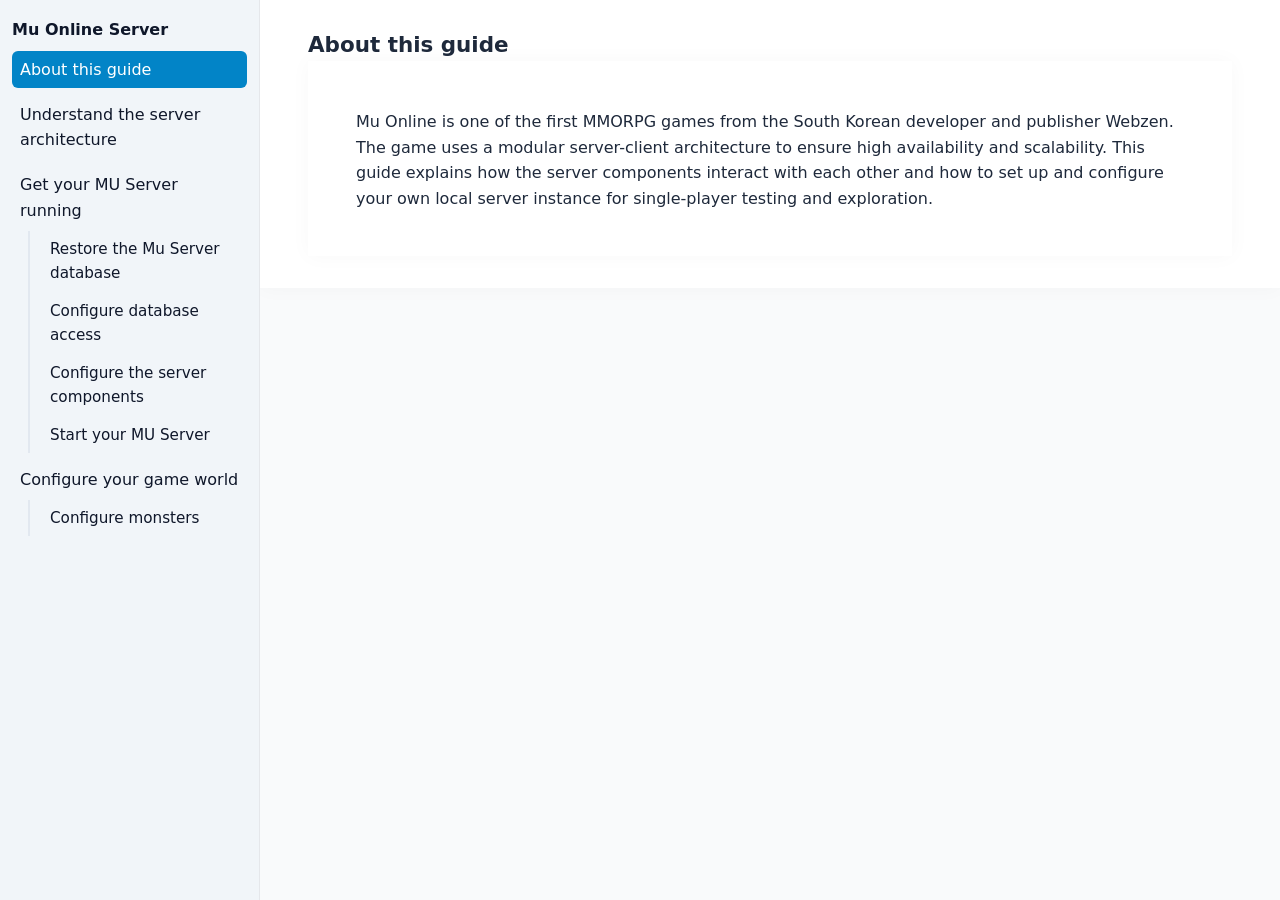
<file: out/index.html>
<!DOCTYPE html
  SYSTEM "about:legacy-compat">
<html lang="en"><head><meta charset="UTF-8"><meta name="copyright" content="(C) Copyright 2025"><meta name="generator" content="DITA-OT"><title>About this guide</title><link rel="stylesheet" type="text/css" href="commonltr.css">
  <link rel="stylesheet" type="text/css" href="mu-docs.css"/>
</head><body id="aboutmu">
  <aside id="nav"></aside>
  <script src="nav.js"></script>
  <main role="main"><article role="article" aria-labelledby="ariaid-title1">
  <h1 class="title topictitle1" id="ariaid-title1">About this guide</h1>

  <div class="body conbody">
    <p class="p">Mu Online is one of the first MMORPG games from the South Korean
    developer and publisher Webzen. The game uses a modular server-client
    architecture to ensure high availability and scalability. This guide
    explains how the server components interact with each other and how to set
    up and configure your own local server instance for single-player testing
    and exploration.</p>
  </div>
</article></main></body></html>
</file>
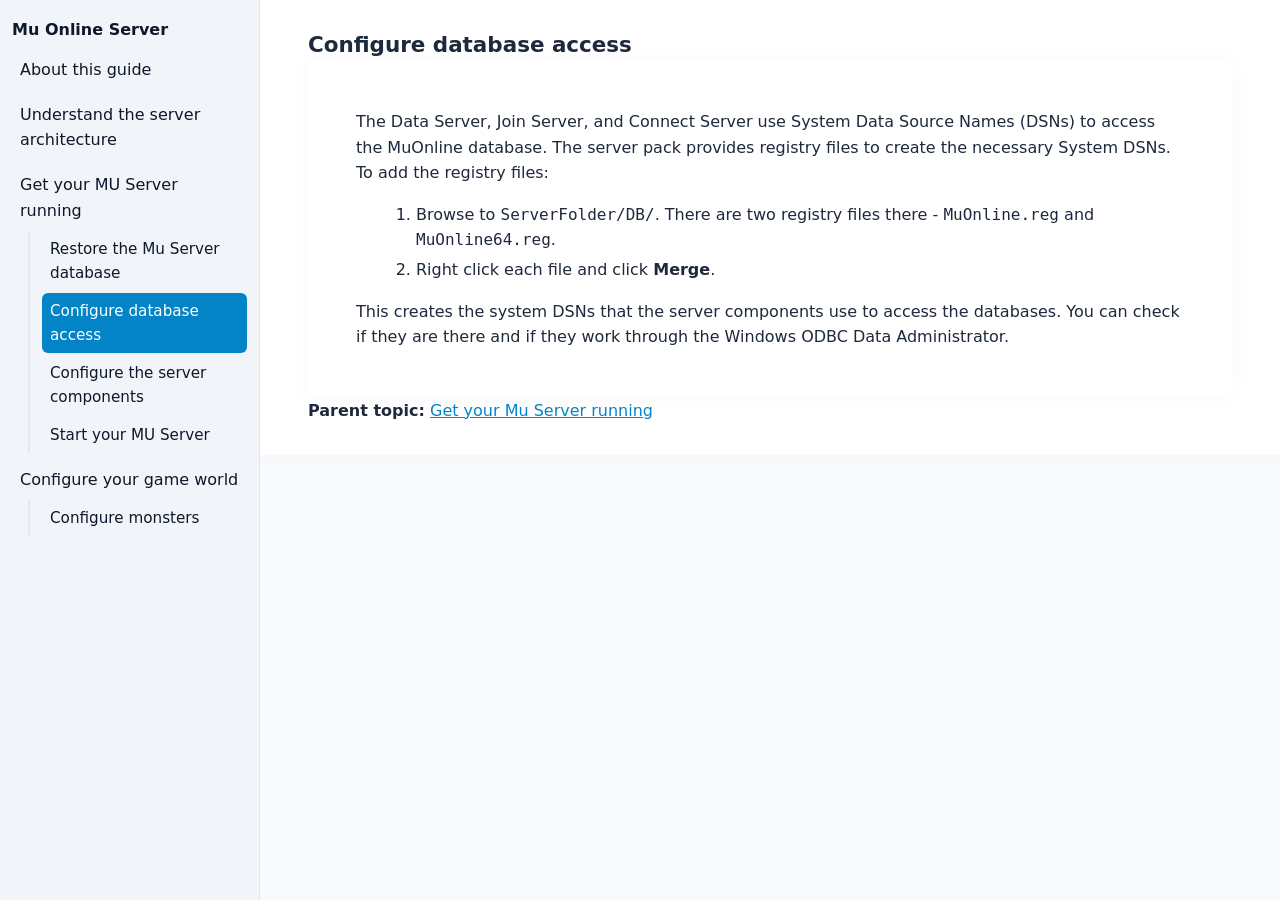
<file: out/configure_access.html>
<!DOCTYPE html
  SYSTEM "about:legacy-compat">
<html lang="en"><head><meta charset="UTF-8"><meta name="copyright" content="(C) Copyright 2025"><meta name="generator" content="DITA-OT"><title>Configure database access</title><link rel="stylesheet" type="text/css" href="commonltr.css"></head><body id="configure_access"><main role="main"><article role="article" aria-labelledby="ariaid-title1">
<link rel="stylesheet" type="text/css" href="mu-docs.css"/>
  <h1 class="title topictitle1" id="ariaid-title1">Configure database access</h1>

  <div class="body taskbody">
    <section class="section context"><p class="p">The Data Server, Join Server, and Connect Server use System
    Data Source Names (DSNs) to access the MuOnline database. The server pack
    provides registry files to create the necessary System DSNs. To add the
    registry files:</p></section>

    <section><ol class="ol steps"><li class="li step">
        <span class="ph cmd">Browse to <span class="ph filepath">ServerFolder/DB/</span>. There are two
        registry files there - <span class="ph filepath">MuOnline.reg</span> and
        <span class="ph filepath">MuOnline64.reg</span>.</span>
      </li><li class="li step">
        <span class="ph cmd">Right click each file and click
        <span class="ph uicontrol">Merge</span>.</span>
      </li></ol></section>

    <section class="section result"><p class="p">This creates the system DSNs that the server components use to
    access the databases. You can check if they are there and if they work
    through the Windows ODBC Data Administrator.</p></section>
  </div>
<nav role="navigation" class="related-links"><div class="familylinks"><div class="parentlink"><strong>Parent topic:</strong> <a class="link" href="get_mu_server_running.html">Get your Mu Server running</a></div></div></nav></article></main></body>
<aside id="nav"></aside><script src="nav.js"></script>
</html>
</file>
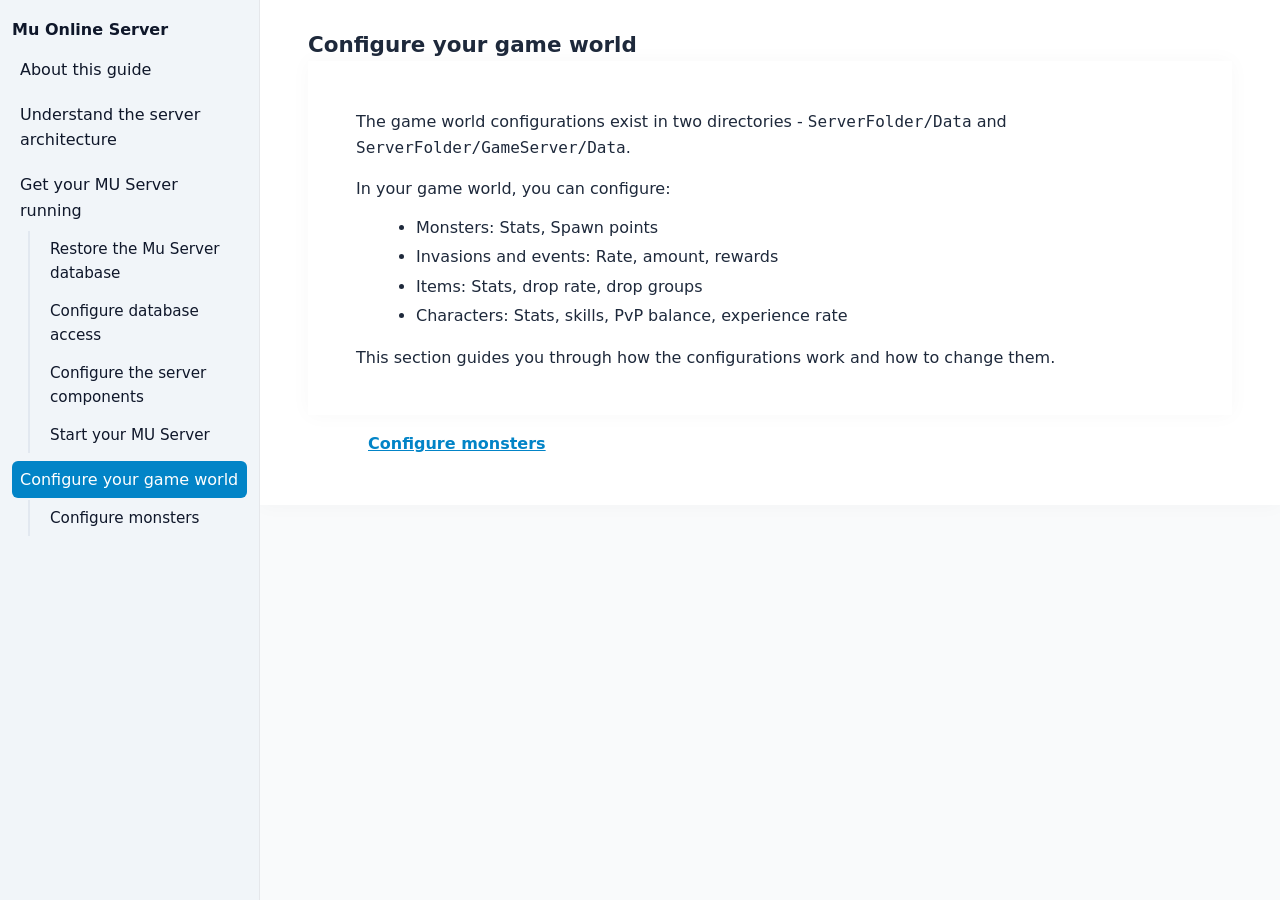
<file: out/configure_gameworld.html>
<!DOCTYPE html
  SYSTEM "about:legacy-compat">
<html lang="en"><head><meta charset="UTF-8"><meta name="copyright" content="(C) Copyright 2025"><meta name="generator" content="DITA-OT"><title>Configure your game world</title><link rel="stylesheet" type="text/css" href="commonltr.css"></head><body id="configure_game_world"><main role="main"><article role="article" aria-labelledby="ariaid-title1">
<link rel="stylesheet" type="text/css" href="mu-docs.css"/>
  <h1 class="title topictitle1" id="ariaid-title1">Configure your game world</h1>

  <div class="body conbody">
    <p class="p">The game world configurations exist in two directories -
    <span class="ph filepath">ServerFolder/Data</span> and
    <span class="ph filepath">ServerFolder/GameServer/Data</span>.</p>

    <p class="p">In your game world, you can configure:</p>

    <ul class="ul">
      <li class="li">Monsters: Stats, Spawn points</li>

      <li class="li">Invasions and events: Rate, amount, rewards</li>

      <li class="li">Items: Stats, drop rate, drop groups</li>

      <li class="li">Characters: Stats, skills, PvP balance, experience rate</li>
    </ul>

    <p class="p">This section guides you through how the configurations work and how to
    change them.</p>
  </div>
<nav role="navigation" class="related-links"><ul class="ullinks"><li class="link ulchildlink"><strong><a href="configure_monsters.html">Configure monsters</a></strong><br></li></ul></nav></article></main></body>
<aside id="nav"></aside><script src="nav.js"></script>
</html>
</file>
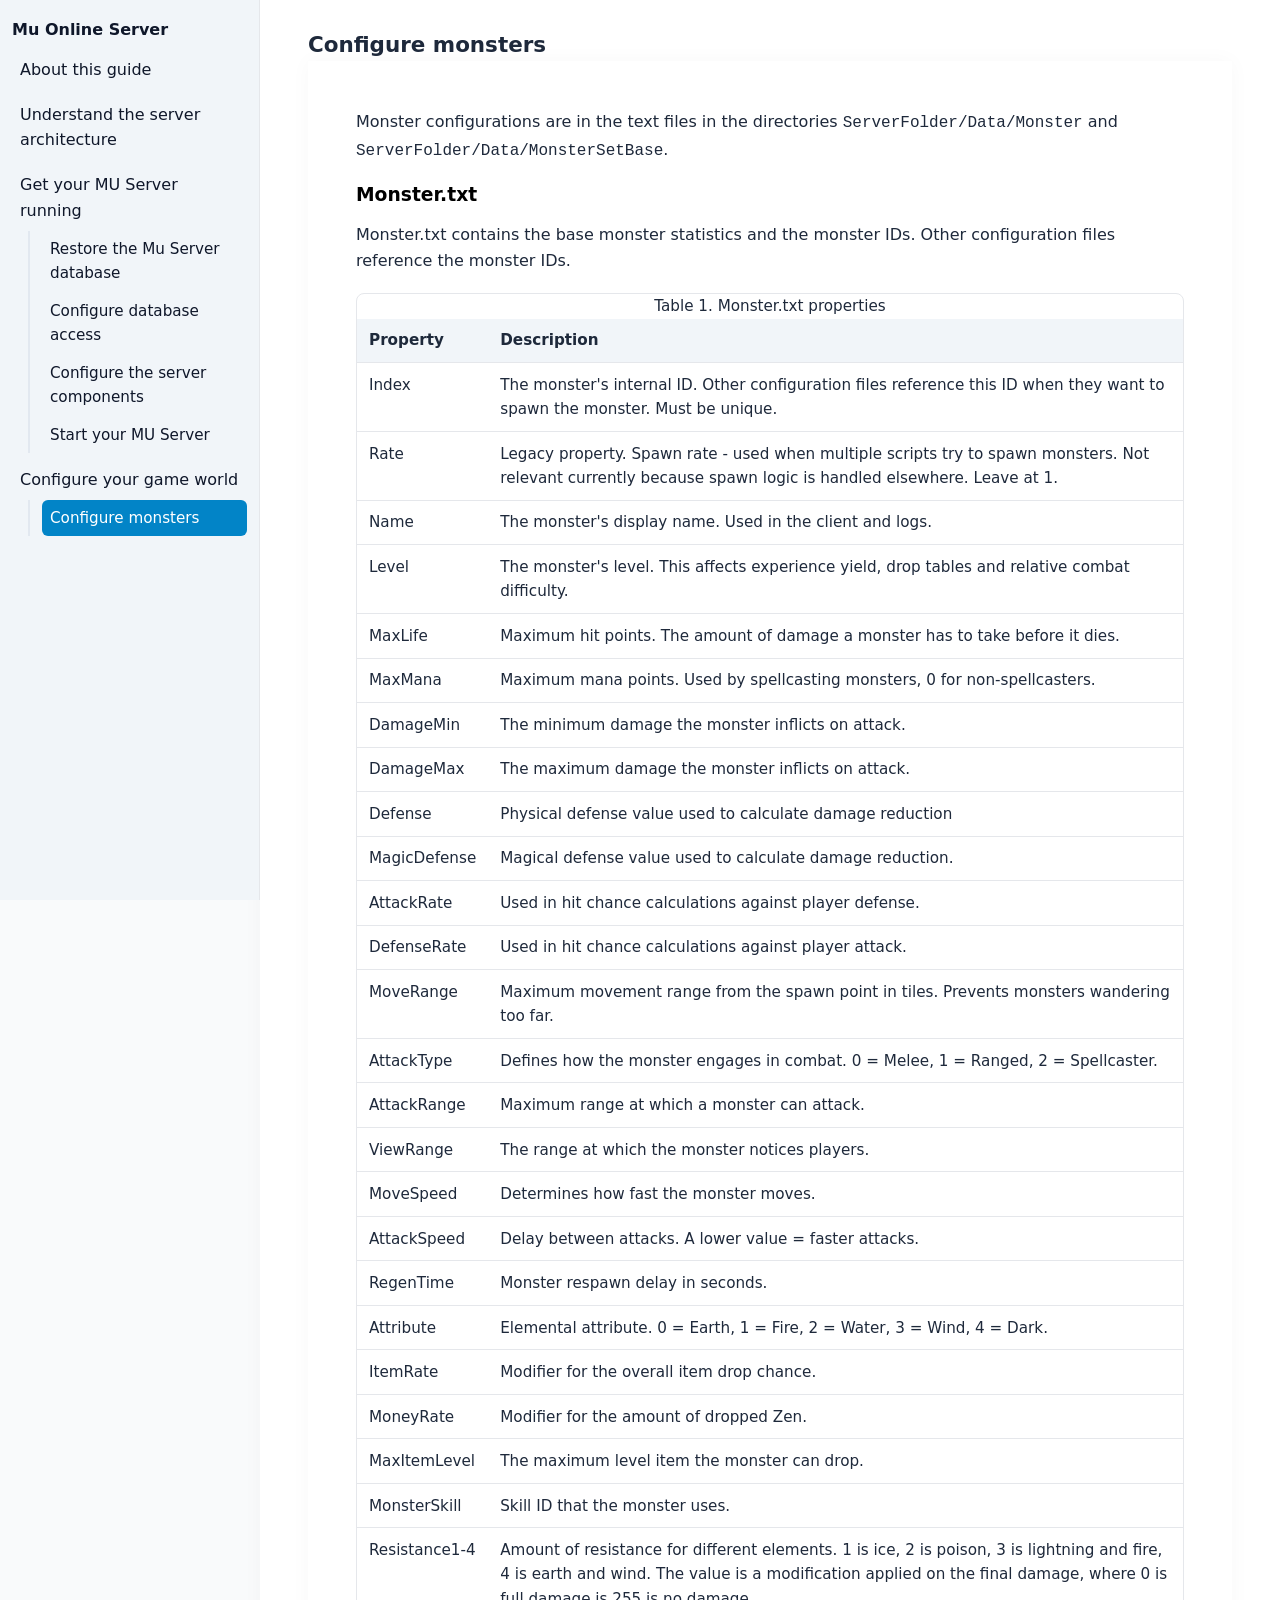
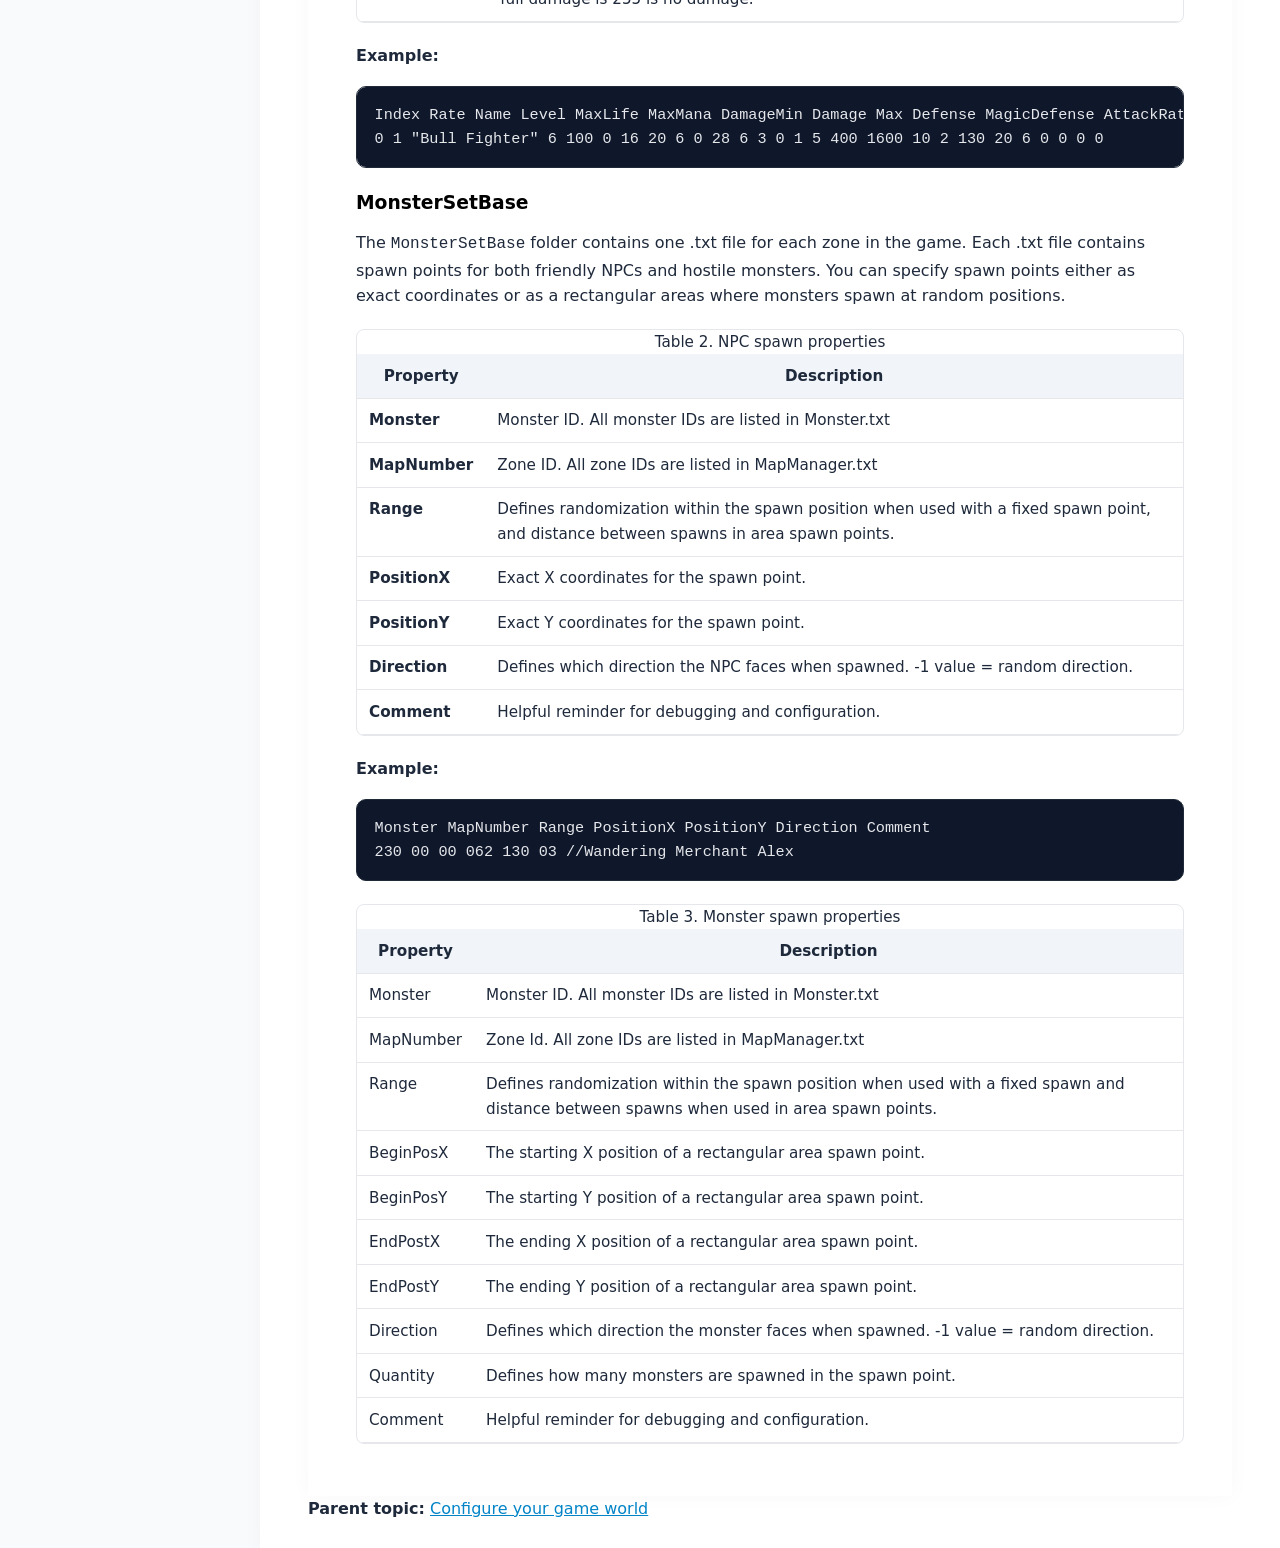
<file: out/configure_monsters.html>
<!DOCTYPE html
  SYSTEM "about:legacy-compat">
<html lang="en"><head><meta charset="UTF-8"><meta name="copyright" content="(C) Copyright 2025"><meta name="generator" content="DITA-OT"><title>Configure monsters</title>
  <link rel="stylesheet" type="text/css" href="commonltr.css">
  <link rel="stylesheet" type="text/css" href="mu-docs.css"/>

</head><body id="configure_monsters">
  <aside id="nav"></aside>
  <script src="nav.js"></script>

  <main role="main"><article role="article" aria-labelledby="ariaid-title1">
  <h1 class="title topictitle1" id="ariaid-title1">Configure monsters</h1>

  <div class="body refbody">
    <section class="section"><p class="p">Monster configurations are in the text files in the
    directories <span class="ph filepath">ServerFolder/Data/Monster</span> and
    <span class="ph filepath">ServerFolder/Data/MonsterSetBase</span>.</p></section>

    <section class="section"><h2 class="title sectiontitle">Monster.txt</h2><p class="p">Monster.txt contains the base
    monster statistics and the monster IDs. Other configuration files
    reference the monster IDs.</p><table class="table"><caption><span class="table--title-label">Table 1. </span><span class="title">Monster.txt properties</span></caption><colgroup><col><col></colgroup><thead class="thead">
            <tr class="row">
              <th class="entry" id="configure_monsters__entry__1">Property</th>

              <th class="entry" id="configure_monsters__entry__2">Description</th>
            </tr>
          </thead><tbody class="tbody">
            <tr class="row">
              <td class="entry" headers="configure_monsters__entry__1">Index</td>

              <td class="entry" headers="configure_monsters__entry__2">The monster's internal ID. Other configuration files
              reference this ID when they want to spawn the monster. Must be
              unique.</td>
            </tr>

            <tr class="row">
              <td class="entry" headers="configure_monsters__entry__1">Rate</td>

              <td class="entry" headers="configure_monsters__entry__2">Legacy property. Spawn rate - used when multiple scripts
              try to spawn monsters. Not relevant currently because spawn
              logic is handled elsewhere. Leave at 1.</td>
            </tr>

            <tr class="row">
              <td class="entry" headers="configure_monsters__entry__1">Name</td>

              <td class="entry" headers="configure_monsters__entry__2">The monster's display name. Used in the client and
              logs.</td>
            </tr>

            <tr class="row">
              <td class="entry" headers="configure_monsters__entry__1">Level</td>

              <td class="entry" headers="configure_monsters__entry__2">The monster's level. This affects experience yield, drop
              tables and relative combat difficulty.</td>
            </tr>

            <tr class="row">
              <td class="entry" headers="configure_monsters__entry__1">MaxLife</td>

              <td class="entry" headers="configure_monsters__entry__2">Maximum hit points. The amount of damage a monster has to
              take before it dies.</td>
            </tr>

            <tr class="row">
              <td class="entry" headers="configure_monsters__entry__1">MaxMana</td>

              <td class="entry" headers="configure_monsters__entry__2">Maximum mana points. Used by spellcasting monsters, 0 for
              non-spellcasters.</td>
            </tr>

            <tr class="row">
              <td class="entry" headers="configure_monsters__entry__1">DamageMin</td>

              <td class="entry" headers="configure_monsters__entry__2">The minimum damage the monster inflicts on
              attack.</td>
            </tr>

            <tr class="row">
              <td class="entry" headers="configure_monsters__entry__1">DamageMax</td>

              <td class="entry" headers="configure_monsters__entry__2">The maximum damage the monster inflicts on
              attack.</td>
            </tr>

            <tr class="row">
              <td class="entry" headers="configure_monsters__entry__1">Defense</td>

              <td class="entry" headers="configure_monsters__entry__2">Physical defense value used to calculate damage
              reduction</td>
            </tr>

            <tr class="row">
              <td class="entry" headers="configure_monsters__entry__1">MagicDefense</td>

              <td class="entry" headers="configure_monsters__entry__2">Magical defense value used to calculate damage
              reduction.</td>
            </tr>

            <tr class="row">
              <td class="entry" headers="configure_monsters__entry__1">AttackRate</td>

              <td class="entry" headers="configure_monsters__entry__2">Used in hit chance calculations against player
              defense.</td>
            </tr>

            <tr class="row">
              <td class="entry" headers="configure_monsters__entry__1">DefenseRate</td>

              <td class="entry" headers="configure_monsters__entry__2">Used in hit chance calculations against player
              attack.</td>
            </tr>

            <tr class="row">
              <td class="entry" headers="configure_monsters__entry__1">MoveRange</td>

              <td class="entry" headers="configure_monsters__entry__2">Maximum movement range from the spawn point in tiles.
              Prevents monsters wandering too far.</td>
            </tr>

            <tr class="row">
              <td class="entry" headers="configure_monsters__entry__1">AttackType</td>

              <td class="entry" headers="configure_monsters__entry__2">Defines how the monster engages in combat. 0 = Melee, 1 =
              Ranged, 2 = Spellcaster.</td>
            </tr>

            <tr class="row">
              <td class="entry" headers="configure_monsters__entry__1">AttackRange</td>

              <td class="entry" headers="configure_monsters__entry__2">Maximum range at which a monster can attack.</td>
            </tr>

            <tr class="row">
              <td class="entry" headers="configure_monsters__entry__1">ViewRange</td>

              <td class="entry" headers="configure_monsters__entry__2">The range at which the monster notices players.</td>
            </tr>

            <tr class="row">
              <td class="entry" headers="configure_monsters__entry__1">MoveSpeed</td>

              <td class="entry" headers="configure_monsters__entry__2">Determines how fast the monster moves.</td>
            </tr>

            <tr class="row">
              <td class="entry" headers="configure_monsters__entry__1">AttackSpeed</td>

              <td class="entry" headers="configure_monsters__entry__2">Delay between attacks. A lower value = faster
              attacks.</td>
            </tr>

            <tr class="row">
              <td class="entry" headers="configure_monsters__entry__1">RegenTime</td>

              <td class="entry" headers="configure_monsters__entry__2">Monster respawn delay in seconds.</td>
            </tr>

            <tr class="row">
              <td class="entry" headers="configure_monsters__entry__1">Attribute</td>

              <td class="entry" headers="configure_monsters__entry__2">Elemental attribute. 0 = Earth, 1 = Fire, 2 = Water, 3 =
              Wind, 4 = Dark.</td>
            </tr>

            <tr class="row">
              <td class="entry" headers="configure_monsters__entry__1">ItemRate</td>

              <td class="entry" headers="configure_monsters__entry__2">Modifier for the overall item drop chance.</td>
            </tr>

            <tr class="row">
              <td class="entry" headers="configure_monsters__entry__1">MoneyRate</td>

              <td class="entry" headers="configure_monsters__entry__2">Modifier for the amount of dropped Zen.</td>
            </tr>

            <tr class="row">
              <td class="entry" headers="configure_monsters__entry__1">MaxItemLevel</td>

              <td class="entry" headers="configure_monsters__entry__2">The maximum level item the monster can drop.</td>
            </tr>

            <tr class="row">
              <td class="entry" headers="configure_monsters__entry__1">MonsterSkill</td>

              <td class="entry" headers="configure_monsters__entry__2">Skill ID that the monster uses.</td>
            </tr>

            <tr class="row">
              <td class="entry" headers="configure_monsters__entry__1">Resistance1-4</td>

              <td class="entry" headers="configure_monsters__entry__2">Amount of resistance for different elements. 1 is ice, 2
              is poison, 3 is lightning and fire, 4 is earth and wind. The
              value is a modification applied on the final damage, where 0 is
              full damage is 255 is no damage.</td>
            </tr>
          </tbody></table><p class="p"><strong class="ph b">Example:</strong></p><pre class="pre codeblock"><code>Index Rate Name Level MaxLife MaxMana DamageMin Damage Max Defense MagicDefense AttackRate DefenseRate MoveRange AttackType AttackRange ViewRange MoveSpeed AttackSpeed RegenTime Attribute ItemRate MoneyRate MaxItemLevel MonsterSkill Resistance1 Resistance2 Resistance3 Resistance4
0 1 "Bull Fighter" 6 100 0 16 20 6 0 28 6 3 0 1 5 400 1600 10 2 130 20 6 0 0 0 0</code></pre></section>

    <section class="section"><h2 class="title sectiontitle">MonsterSetBase</h2><p class="p">The
    <span class="ph filepath">MonsterSetBase</span> folder contains one .txt file for each
    zone in the game. Each .txt file contains spawn points for both friendly
    NPCs and hostile monsters. You can specify spawn points either as exact
    coordinates or as a rectangular areas where monsters spawn at random
    positions.</p><table class="table"><caption><span class="table--title-label">Table 2. </span><span class="title">NPC spawn properties</span></caption><colgroup><col><col></colgroup><thead class="thead">
            <tr class="row">
              <th class="entry align-center" id="configure_monsters__entry__53">Property</th>

              <th class="entry align-center" id="configure_monsters__entry__54">Description</th>
            </tr>
          </thead><tbody class="tbody">
            <tr class="row">
              <th scope="row" class="entry" id="configure_monsters__entry__55" headers="configure_monsters__entry__53">Monster</th>

              <td class="entry" headers="configure_monsters__entry__55 configure_monsters__entry__54">Monster ID. All monster IDs are listed in
              Monster.txt</td>
            </tr>

            <tr class="row">
              <th scope="row" class="entry" id="configure_monsters__entry__57" headers="configure_monsters__entry__53">MapNumber</th>

              <td class="entry" headers="configure_monsters__entry__57 configure_monsters__entry__54">Zone ID. All zone IDs are listed in
              MapManager.txt</td>
            </tr>

            <tr class="row">
              <th scope="row" class="entry" id="configure_monsters__entry__59" headers="configure_monsters__entry__53">Range</th>

              <td class="entry" headers="configure_monsters__entry__59 configure_monsters__entry__54">Defines randomization within the spawn position when used
              with a fixed spawn point, and distance between spawns in area
              spawn points.</td>
            </tr>

            <tr class="row">
              <th scope="row" class="entry" id="configure_monsters__entry__61" headers="configure_monsters__entry__53">PositionX</th>

              <td class="entry" headers="configure_monsters__entry__61 configure_monsters__entry__54">Exact X coordinates for the spawn point.</td>
            </tr>

            <tr class="row">
              <th scope="row" class="entry" id="configure_monsters__entry__63" headers="configure_monsters__entry__53">PositionY</th>

              <td class="entry" headers="configure_monsters__entry__63 configure_monsters__entry__54">Exact Y coordinates for the spawn point.</td>
            </tr>

            <tr class="row">
              <th scope="row" class="entry" id="configure_monsters__entry__65" headers="configure_monsters__entry__53">Direction</th>

              <td class="entry" headers="configure_monsters__entry__65 configure_monsters__entry__54">Defines which direction the NPC faces when spawned. -1
              value = random direction.</td>
            </tr>

            <tr class="row">
              <th scope="row" class="entry" id="configure_monsters__entry__67" headers="configure_monsters__entry__53">Comment</th>

              <td class="entry" headers="configure_monsters__entry__67 configure_monsters__entry__54">Helpful reminder for debugging and configuration.</td>
            </tr>
          </tbody></table><p class="p"><strong class="ph b">Example:</strong></p><pre class="pre codeblock"><code>Monster MapNumber Range PositionX PositionY Direction Comment
230 00 00 062 130 03 //Wandering Merchant Alex</code></pre><table class="table"><caption><span class="table--title-label">Table 3. </span><span class="title">Monster spawn properties</span></caption><colgroup><col><col></colgroup><thead class="thead">
            <tr class="row">
              <th class="entry align-center" id="configure_monsters__entry__69">Property</th>

              <th class="entry align-center" id="configure_monsters__entry__70">Description</th>
            </tr>
          </thead><tbody class="tbody">
            <tr class="row">
              <td class="entry" headers="configure_monsters__entry__69">Monster</td>

              <td class="entry" headers="configure_monsters__entry__70">Monster ID. All monster IDs are listed in
              Monster.txt</td>
            </tr>

            <tr class="row">
              <td class="entry" headers="configure_monsters__entry__69">MapNumber</td>

              <td class="entry" headers="configure_monsters__entry__70">Zone Id. All zone IDs are listed in
              MapManager.txt</td>
            </tr>

            <tr class="row">
              <td class="entry" headers="configure_monsters__entry__69">Range</td>

              <td class="entry" headers="configure_monsters__entry__70">Defines randomization within the spawn position when used
              with a fixed spawn and distance between spawns when used in area
              spawn points.</td>
            </tr>

            <tr class="row">
              <td class="entry" headers="configure_monsters__entry__69">BeginPosX</td>

              <td class="entry" headers="configure_monsters__entry__70">The starting X position of a rectangular area spawn
              point.</td>
            </tr>

            <tr class="row">
              <td class="entry" headers="configure_monsters__entry__69">BeginPosY</td>

              <td class="entry" headers="configure_monsters__entry__70">The starting Y position of a rectangular area spawn
              point.</td>
            </tr>

            <tr class="row">
              <td class="entry" headers="configure_monsters__entry__69">EndPostX</td>

              <td class="entry" headers="configure_monsters__entry__70">The ending X position of a rectangular area spawn
              point.</td>
            </tr>

            <tr class="row">
              <td class="entry" headers="configure_monsters__entry__69">EndPostY</td>

              <td class="entry" headers="configure_monsters__entry__70">The ending Y position of a rectangular area spawn
              point.</td>
            </tr>

            <tr class="row">
              <td class="entry" headers="configure_monsters__entry__69">Direction</td>

              <td class="entry" headers="configure_monsters__entry__70">Defines which direction the monster faces when spawned.
              -1 value = random direction.</td>
            </tr>

            <tr class="row">
              <td class="entry" headers="configure_monsters__entry__69">Quantity</td>

              <td class="entry" headers="configure_monsters__entry__70">Defines how many monsters are spawned in the spawn
              point.</td>
            </tr>

            <tr class="row">
              <td class="entry" headers="configure_monsters__entry__69">Comment</td>

              <td class="entry" headers="configure_monsters__entry__70">Helpful reminder for debugging and configuration.</td>
            </tr>
          </tbody></table></section>
  </div>
<nav role="navigation" class="related-links"><div class="familylinks"><div class="parentlink"><strong>Parent topic:</strong> <a class="link" href="configure_gameworld.html">Configure your game world</a></div></div></nav></article></main></body></html>
</file>
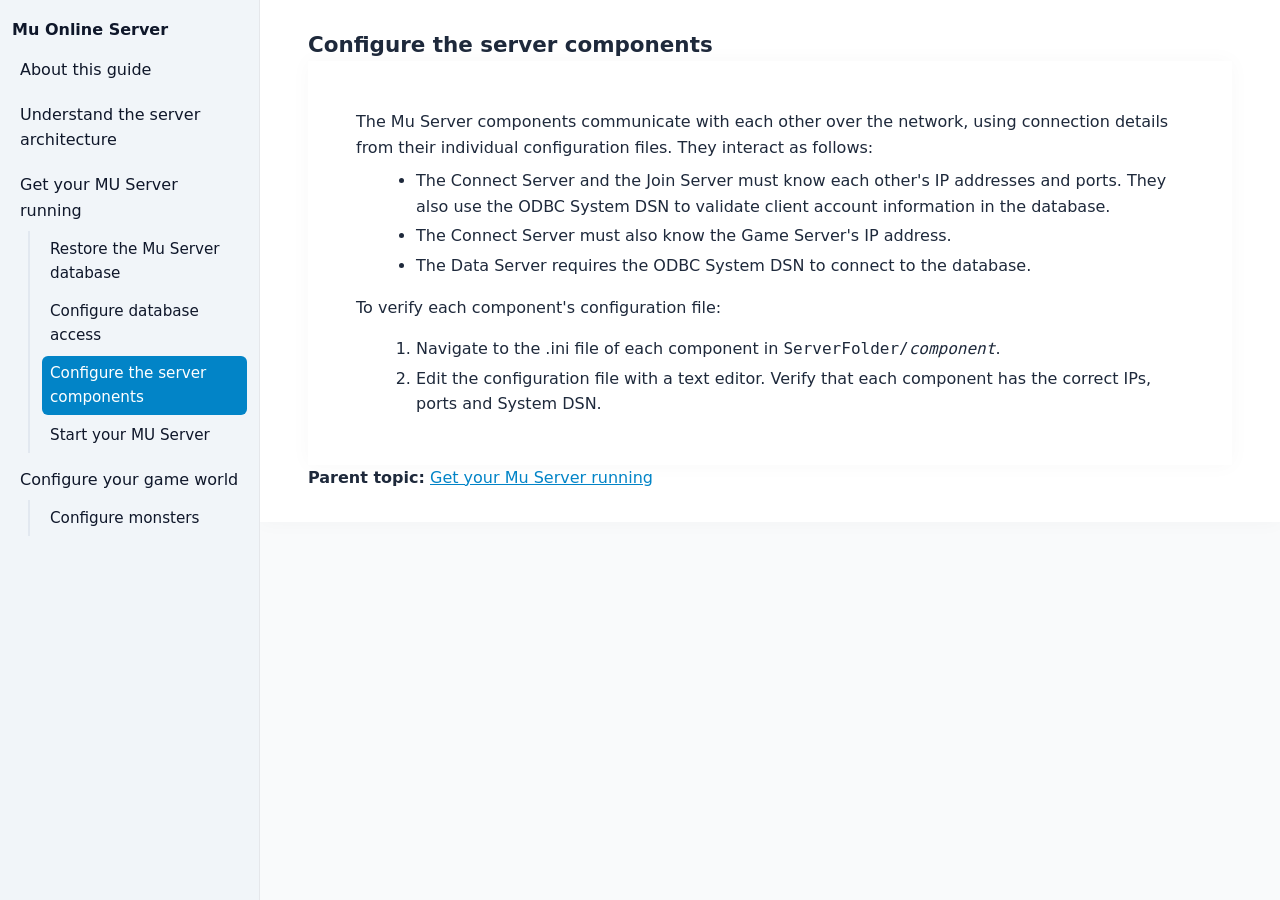
<file: out/configure_server_components.html>
<!DOCTYPE html
  SYSTEM "about:legacy-compat">
<html lang="en"><head><meta charset="UTF-8"><meta name="copyright" content="(C) Copyright 2025"><meta name="generator" content="DITA-OT"><title>Configure the server components</title><link rel="stylesheet" type="text/css" href="commonltr.css"></head><body id="configure_server_components"><main role="main"><article role="article" aria-labelledby="ariaid-title1">
<link rel="stylesheet" type="text/css" href="mu-docs.css"/>
  <h1 class="title topictitle1" id="ariaid-title1">Configure the server components</h1>

  <div class="body taskbody">
    <section class="section context"><div class="p">The Mu Server components communicate with each other over the
    network, using connection details from their individual configuration
    files. They interact as follows:<ul class="ul">
        <li class="li">The Connect Server and the Join Server must know each other's IP
        addresses and ports. They also use the ODBC System DSN to validate
        client account information in the database.</li>

        <li class="li">The Connect Server must also know the Game Server's IP
        address.</li>

        <li class="li">The Data Server requires the ODBC System DSN to connect to the
        database.</li>
      </ul></div><p class="p">To verify each component's configuration file:</p></section>

    <section><ol class="ol steps"><li class="li step">
        <span class="ph cmd">Navigate to the .ini file of each component in
        <span class="ph filepath">ServerFolder/<var class="keyword varname">component</var></span>.</span>
      </li><li class="li step">
        <span class="ph cmd">Edit the configuration file with a text editor. Verify that each
        component has the correct IPs, ports and System DSN.</span>
      </li></ol></section>
  </div>
<nav role="navigation" class="related-links"><div class="familylinks"><div class="parentlink"><strong>Parent topic:</strong> <a class="link" href="get_mu_server_running.html">Get your Mu Server running</a></div></div></nav></article></main></body>
<aside id="nav"></aside><script src="nav.js"></script>
</html>
</file>
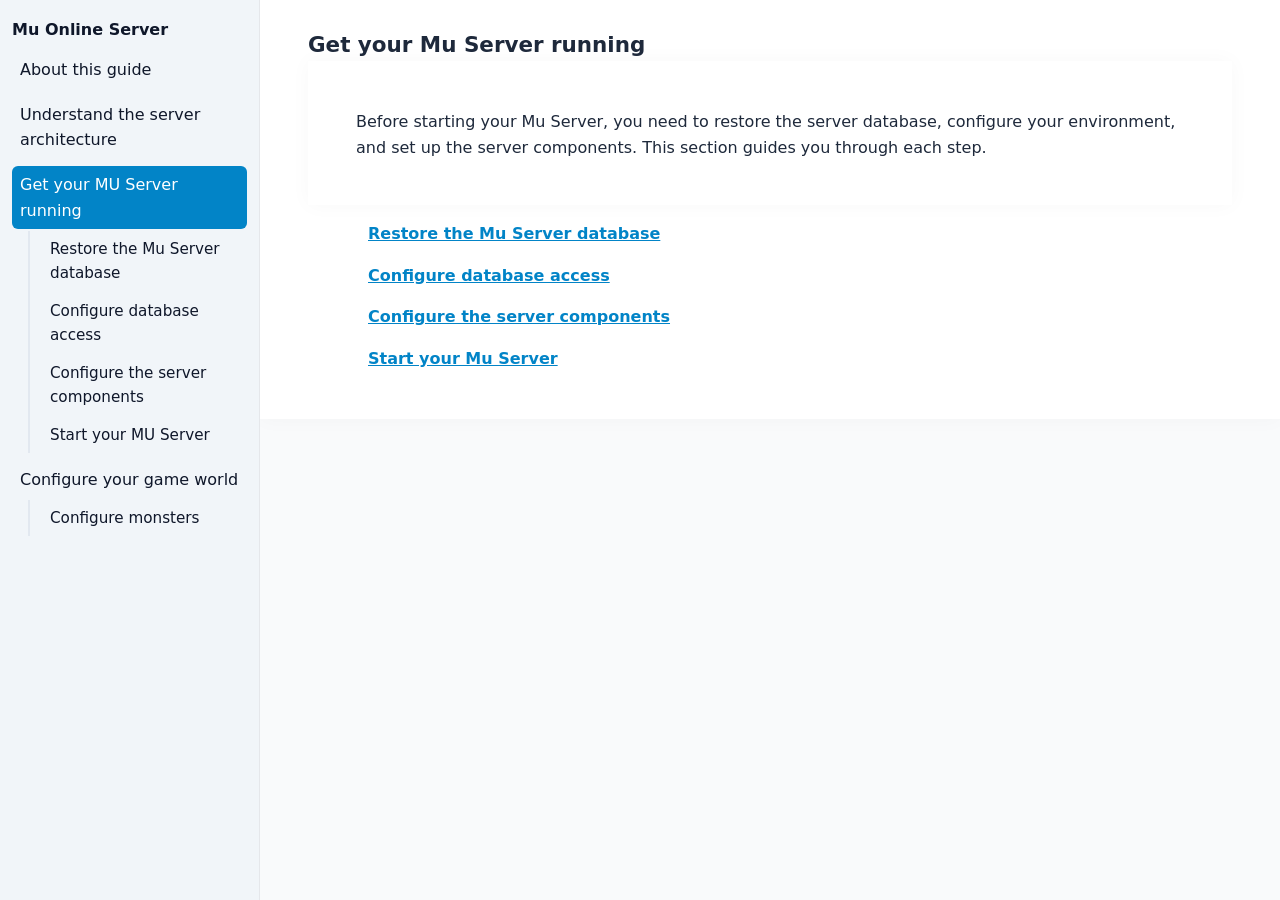
<file: out/get_mu_server_running.html>
<!DOCTYPE html
  SYSTEM "about:legacy-compat">
<html lang="en"><head><meta charset="UTF-8"><meta name="copyright" content="(C) Copyright 2025"><meta name="generator" content="DITA-OT"><title>Get your Mu Server running</title><link rel="stylesheet" type="text/css" href="commonltr.css"></head><body id="get_mu_server_running"><main role="main"><article role="article" aria-labelledby="ariaid-title1">
<link rel="stylesheet" type="text/css" href="mu-docs.css"/>
  <h1 class="title topictitle1" id="ariaid-title1">Get your Mu Server running</h1>

  <div class="body conbody">
    <p class="p">Before starting your Mu Server, you need to restore the server
    database, configure your environment, and set up the server components.
    This section guides you through each step.</p>
  </div>
<nav role="navigation" class="related-links"><ul class="ullinks"><li class="link ulchildlink"><strong><a href="restore_database.html">Restore the Mu Server database</a></strong><br></li><li class="link ulchildlink"><strong><a href="configure_access.html">Configure database access</a></strong><br></li><li class="link ulchildlink"><strong><a href="configure_server_components.html">Configure the server components</a></strong><br></li><li class="link ulchildlink"><strong><a href="start_server.html">Start your Mu Server</a></strong><br></li></ul></nav></article></main></body>
<aside id="nav"></aside><script src="nav.js"></script>
</html>
</file>
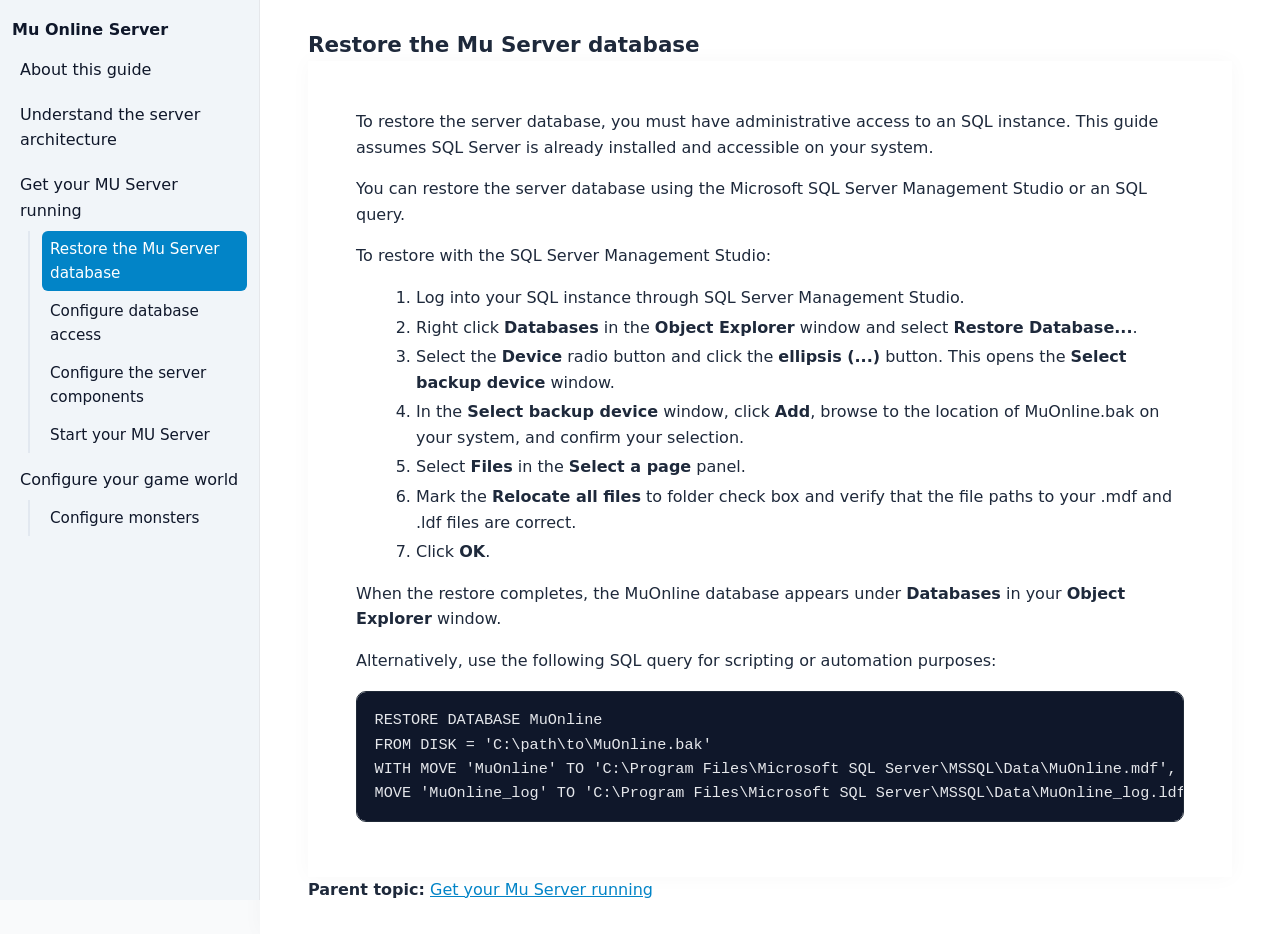
<file: out/restore_database.html>
<!DOCTYPE html
  SYSTEM "about:legacy-compat">
<html lang="en"><head><meta charset="UTF-8"><meta name="copyright" content="(C) Copyright 2025"><meta name="generator" content="DITA-OT"><title>Restore the Mu Server database</title><link rel="stylesheet" type="text/css" href="commonltr.css"></head><body id="restore_db"><main role="main"><article role="article" aria-labelledby="ariaid-title1">
<link rel="stylesheet" type="text/css" href="mu-docs.css"/>
  <h1 class="title topictitle1" id="ariaid-title1">Restore the Mu Server database</h1>

  <div class="body taskbody">
    <section class="section prereq"><p class="p">To restore the server database, you must have administrative
    access to an SQL instance. This guide assumes SQL Server is already
    installed and accessible on your system.</p></section>

    <section class="section context"><p class="p">You can restore the server database using the Microsoft SQL
    Server Management Studio or an SQL query. </p><p class="p">To restore with the SQL
    Server Management Studio:</p></section>

    <section><ol class="ol steps"><li class="li step">
        <span class="ph cmd">Log into your SQL instance through SQL Server Management
        Studio.</span>
      </li><li class="li step">
        <span class="ph cmd">Right click <span class="ph uicontrol">Databases</span> in the
        <span class="ph uicontrol">Object Explorer</span> window and select
        <span class="ph uicontrol">Restore Database...</span>.</span>
      </li><li class="li step">
        <span class="ph cmd">Select the <span class="ph uicontrol">Device</span> radio button and click
        the <span class="ph uicontrol">ellipsis (...)</span> button. This opens the
        <span class="ph uicontrol">Select backup device</span> window.</span>
      </li><li class="li step">
        <span class="ph cmd">In the <span class="ph uicontrol">Select backup device</span> window, click
        <span class="ph uicontrol">Add</span>, browse to the location of MuOnline.bak on
        your system, and confirm your selection.</span>
      </li><li class="li step">
        <span class="ph cmd">Select <span class="ph uicontrol">Files</span> in the <span class="ph uicontrol">Select a
        page</span> panel.</span>
      </li><li class="li step">
        <span class="ph cmd">Mark the <span class="ph uicontrol">Relocate all files</span> to folder
        check box and verify that the file paths to your .mdf and .ldf files
        are correct.</span>
      </li><li class="li step">
        <span class="ph cmd">Click <span class="ph uicontrol">OK</span>.</span>
      </li></ol></section>

    <section class="section result"><p class="p">When the restore completes, the MuOnline database appears under
    <span class="ph uicontrol">Databases</span> in your <span class="ph uicontrol">Object
    Explorer</span> window.</p></section>

    <section class="section postreq"><p class="p">Alternatively, use the following SQL query for scripting or
    automation purposes:</p> <pre class="pre codeblock"><code>RESTORE DATABASE MuOnline
FROM DISK = 'C:\path\to\MuOnline.bak'
WITH MOVE 'MuOnline' TO 'C:\Program Files\Microsoft SQL Server\MSSQL\Data\MuOnline.mdf',
MOVE 'MuOnline_log' TO 'C:\Program Files\Microsoft SQL Server\MSSQL\Data\MuOnline_log.ldf'</code></pre></section>
  </div>
<nav role="navigation" class="related-links"><div class="familylinks"><div class="parentlink"><strong>Parent topic:</strong> <a class="link" href="get_mu_server_running.html">Get your Mu Server running</a></div></div></nav></article></main></body>
<aside id="nav"></aside><script src="nav.js"></script>
</html>
</file>
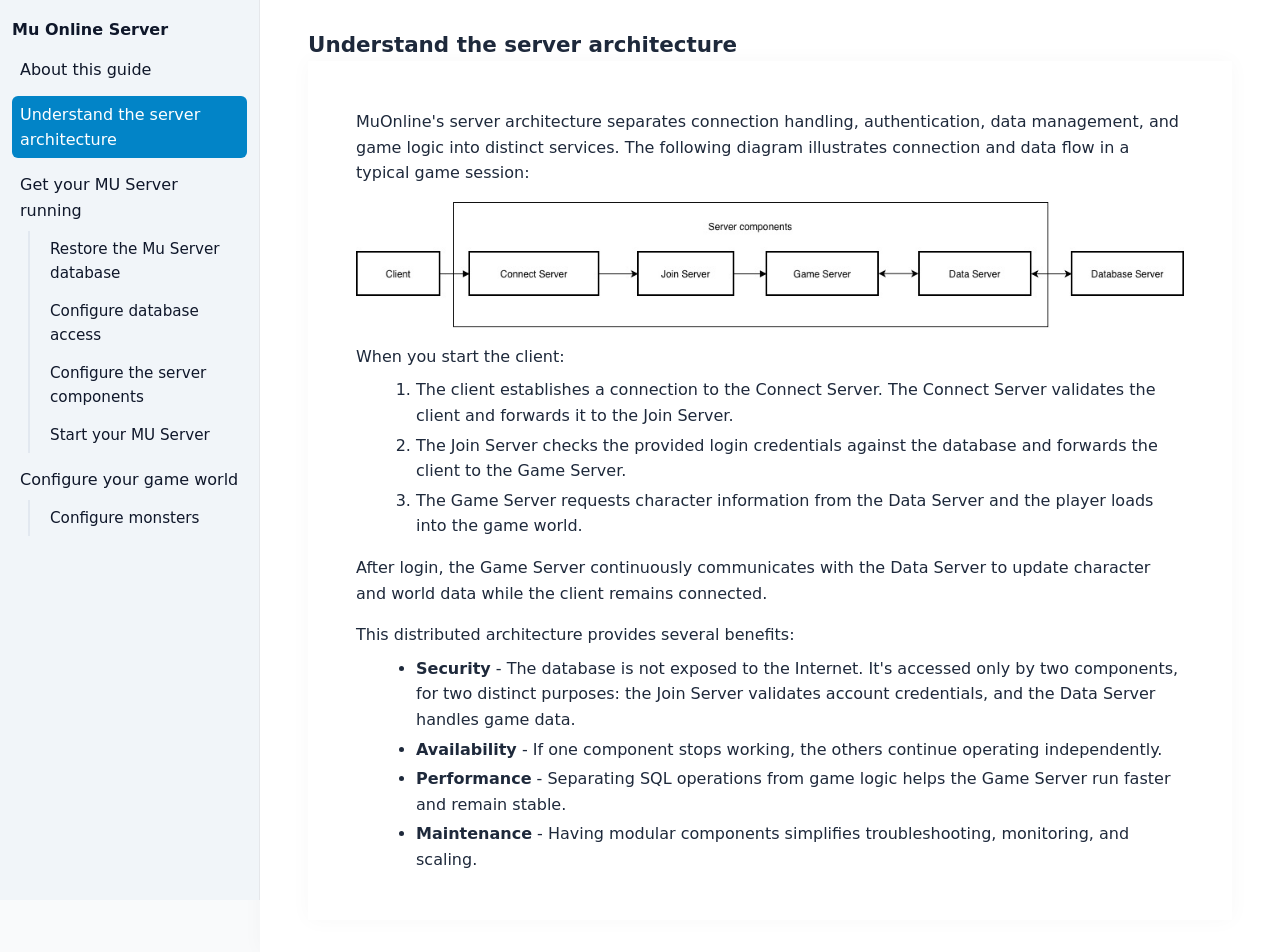
<file: out/server_architecture.html>
<!DOCTYPE html
  SYSTEM "about:legacy-compat">
<html lang="en"><head><meta charset="UTF-8"><meta name="copyright" content="(C) Copyright 2025"><meta name="generator" content="DITA-OT"><title>Understand the server architecture</title>
  <link rel="stylesheet" type="text/css" href="commonltr.css">
  <link rel="stylesheet" type="text/css" href="mu-docs.css"/>

</head><body id="server_architecture">
  <aside id="nav"></aside>
  <script src="nav.js"></script>

  <main role="main"><article role="article" aria-labelledby="ariaid-title1">
  <h1 class="title topictitle1" id="ariaid-title1">Understand the server architecture</h1>

  <div class="body conbody">
    <p class="p">MuOnline's server architecture separates connection handling,
    authentication, data management, and game logic into distinct services.
    The following diagram illustrates connection and data flow in a typical
    game session:</p>

    <img class="image" src="images/muserver_architecture.jpg" alt="The MuOnline server architecture contains a Connect Server, Join Server, Game Server, and a Data Server.">

    <div class="p">When you start the client:<ol class="ol">
        <li class="li">The client establishes a connection to the Connect Server. The
        Connect Server validates the client and forwards it to the Join
        Server.</li>

        <li class="li">The Join Server checks the provided login credentials against the
        database and forwards the client to the Game Server.</li>

        <li class="li">The Game Server requests character information from the Data
        Server and the player loads into the game world.</li>
      </ol></div>

    <p class="p">After login, the Game Server continuously communicates with the Data
    Server to update character and world data while the client remains
    connected.</p>

    <div class="p">This distributed architecture provides several benefits:<ul class="ul">
        <li class="li"><strong class="ph b">Security</strong> - The database is not exposed to the Internet.
        It's accessed only by two components, for two distinct purposes: the
        Join Server validates account credentials, and the Data Server handles
        game data.</li>

        <li class="li"><strong class="ph b">Availability</strong> - If one component stops working, the others
        continue operating independently.</li>

        <li class="li"><strong class="ph b">Performance</strong> - Separating SQL operations from game logic
        helps the Game Server run faster and remain stable.</li>

        <li class="li"><strong class="ph b">Maintenance</strong> - Having modular components simplifies
        troubleshooting, monitoring, and scaling.</li>
      </ul></div>
  </div>
</article></main></body></html>
</file>
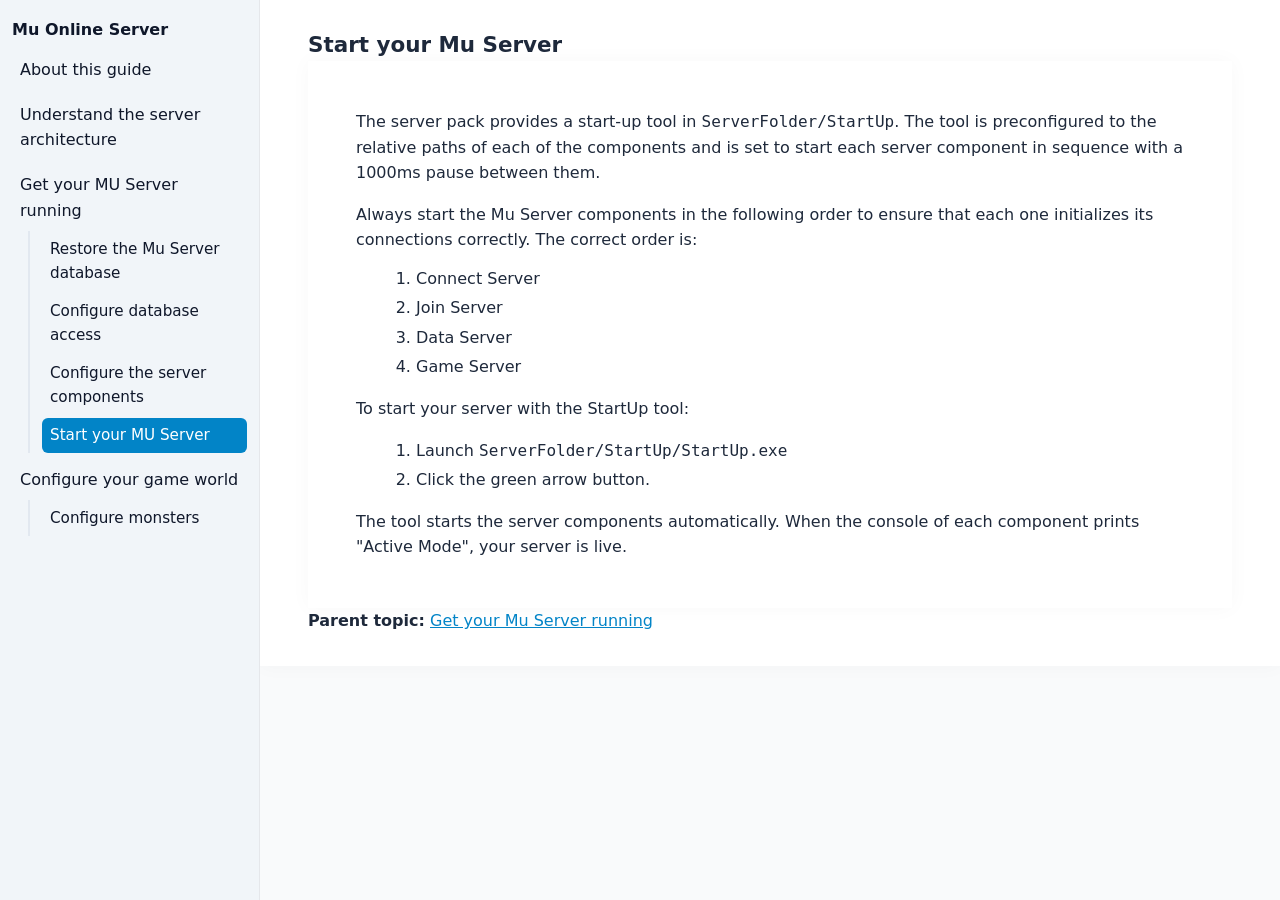
<file: out/start_server.html>
<!DOCTYPE html
  SYSTEM "about:legacy-compat">
<html lang="en"><head><meta charset="UTF-8"><meta name="copyright" content="(C) Copyright 2025"><meta name="generator" content="DITA-OT"><title>Start your Mu Server</title><link rel="stylesheet" type="text/css" href="commonltr.css"></head><body id="start_server"><main role="main"><article role="article" aria-labelledby="ariaid-title1">
<link rel="stylesheet" type="text/css" href="mu-docs.css"/>
  <h1 class="title topictitle1" id="ariaid-title1">Start your Mu Server</h1>

  <div class="body taskbody">
    <section class="section context"><p class="p">The server pack provides a start-up tool in
    <span class="ph filepath">ServerFolder/StartUp</span>. The tool is preconfigured to
    the relative paths of each of the components and is set to start each
    server component in sequence with a 1000ms pause between
    them.</p><p class="p">Always start the Mu Server components in the following order
    to ensure that each one initializes its connections correctly. The correct
    order is:</p><ol class="ol">
        <li class="li">Connect Server</li>

        <li class="li">Join Server</li>

        <li class="li">Data Server</li>

        <li class="li">Game Server</li>
      </ol> <p class="p">To start your server with the StartUp tool:</p></section>

    <section><ol class="ol steps"><li class="li step">
        <span class="ph cmd">Launch
        <span class="ph filepath">ServerFolder/StartUp/StartUp.exe</span></span>
      </li><li class="li step">
        <span class="ph cmd">Click the green arrow button.</span>
      </li></ol></section>

    <section class="section result"><p class="p"> The tool starts the server components automatically. When the
    console of each component prints "Active Mode", your server is
    live.</p></section>
  </div>
<nav role="navigation" class="related-links"><div class="familylinks"><div class="parentlink"><strong>Parent topic:</strong> <a class="link" href="get_mu_server_running.html">Get your Mu Server running</a></div></div></nav></article></main></body>
<aside id="nav"></aside><script src="nav.js"></script>
</html>
</file>
<file: out/commonltr.css>
/*!
 * This file is part of the DITA Open Toolkit project. 
 *
 * Copyright 2004, 2005 IBM Corporation
 *
 * See the accompanying LICENSE file for applicable license.
 */
.frame-top {
  border-top: solid 1px;
  border-right: 0;
  border-bottom: 0;
  border-left: 0;
}

.frame-bottom {
  border-top: 0;
  border-right: 0;
  border-bottom: solid 1px;
  border-left: 0;
}

.frame-topbot {
  border-top: solid 1px;
  border-right: 0;
  border-bottom: solid 1px;
  border-left: 0;
}

.frame-all {
  border: solid 1px;
}

.frame-sides {
  border-top: 0;
  border-left: solid 1px;
  border-right: solid 1px;
  border-bottom: 0;
}

.frame-none {
  border: 0;
}

.scale-50 {
  font-size: 50%;
}

.scale-60 {
  font-size: 60%;
}

.scale-70 {
  font-size: 70%;
}

.scale-80 {
  font-size: 80%;
}

.scale-90 {
  font-size: 90%;
}

.scale-100 {
  font-size: 100%;
}

.scale-110 {
  font-size: 110%;
}

.scale-120 {
  font-size: 120%;
}

.scale-140 {
  font-size: 140%;
}

.scale-160 {
  font-size: 160%;
}

.scale-180 {
  font-size: 180%;
}

.scale-200 {
  font-size: 200%;
}

.expanse-page, .expanse-spread {
  width: 100%;
}

.hazardstatement td,
.hazardstatement th {
  padding: 0.5rem;
}
.hazardstatement th {
  text-align: center;
  text-transform: uppercase;
}
.hazardstatement--caution {
  background-color: #ffd100;
}
.hazardstatement--danger {
  background-color: #c8102e;
  color: #fff;
}
.hazardstatement--warning {
  background-color: #ff8200;
}
.hazardstatement--attention, .hazardstatement--fastpath, .hazardstatement--important, .hazardstatement--note, .hazardstatement--notice, .hazardstatement--other, .hazardstatement--remember, .hazardstatement--restriction, .hazardstatement--tip {
  background-color: #0072ce;
  color: #fff;
  font-style: italic;
}

.line-through {
  text-decoration: line-through;
}

.overline {
  text-decoration: overline;
}

.tt {
  font-family: monospace;
}

.codeblock {
  font-family: monospace;
}

.syntaxdiagram {
  border: 1 black solid;
  color: maroon;
  display: block;
  margin-bottom: 6pt;
  padding: 2pt;
}

.codeph {
  font-family: monospace;
}

.kwd {
  font-weight: bold;
}

.parmname {
  font-weight: bold;
}

.var {
  font-style: italic;
}

.filepath {
  font-family: monospace;
}

.tasklabel {
  font-size: 100%;
  margin-bottom: 1em;
  margin-top: 1em;
}

.lq div {
  text-align: right;
}

.boolean {
  color: green;
}

.state {
  color: red;
}

.screen {
  background-color: #ccc;
  border: outset;
  margin-bottom: 2px;
  margin-top: 2px;
  padding: 5px;
  white-space: pre;
}

.wintitle {
  font-weight: bold;
}

.numcharref {
  color: #639;
  font-family: Menlo, Monaco, Consolas, "Courier New", monospace;
}

.parameterentity {
  color: #639;
  font-family: Menlo, Monaco, Consolas, "Courier New", monospace;
}

.textentity {
  color: #639;
  font-family: Menlo, Monaco, Consolas, "Courier New", monospace;
}

.xmlatt {
  color: #639;
  font-family: Menlo, Monaco, Consolas, "Courier New", monospace;
}

.xmlelement {
  color: #639;
  font-family: Menlo, Monaco, Consolas, "Courier New", monospace;
}

.xmlnsname {
  color: #639;
  font-family: Menlo, Monaco, Consolas, "Courier New", monospace;
}

.xmlpi {
  color: #639;
  font-family: Menlo, Monaco, Consolas, "Courier New", monospace;
}

.fig {
  /* Default of italics to set apart figure captions */
  /* Use @frame to create frames on figures */
}
.figcap {
  font-style: italic;
}
.figdesc {
  font-style: normal;
}
.figborder {
  border-color: Silver;
  border-style: solid;
  border-width: 2px;
  margin-top: 1em;
  padding-left: 3px;
  padding-right: 3px;
}
.figsides {
  border-color: Silver;
  border-left: 2px solid;
  border-right: 2px solid;
  margin-top: 1em;
  padding-left: 3px;
  padding-right: 3px;
}
.figtop {
  border-color: Silver;
  border-top: 2px solid;
  margin-top: 1em;
}
.figbottom {
  border-bottom: 2px solid;
  border-color: Silver;
}
.figtopbot {
  border-bottom: 2px solid;
  border-color: Silver;
  border-top: 2px solid;
  margin-top: 1em;
}

/* Align images based on @align on topic/image */
div.imageleft {
  text-align: left;
}

div.imagecenter {
  text-align: center;
}

div.imageright {
  text-align: right;
}

div.imagejustify {
  text-align: justify;
}

/* Set heading sizes, getting smaller for deeper nesting */
.topictitle1 {
  font-size: 1.34em;
  margin-bottom: 0.1em;
  margin-top: 0;
}

.topictitle2 {
  font-size: 1.17em;
  margin-bottom: 0.45em;
  margin-top: 1pc;
}

.topictitle3 {
  font-size: 1.17em;
  font-weight: bold;
  margin-bottom: 0.17em;
  margin-top: 1pc;
}

.topictitle4 {
  font-size: 1.17em;
  font-weight: bold;
  margin-top: 0.83em;
}

.topictitle5 {
  font-size: 1.17em;
  font-weight: bold;
}

.topictitle6 {
  font-size: 1.17em;
  font-style: italic;
}

.sectiontitle {
  color: #000;
  font-size: 1.17em;
  font-weight: bold;
  margin-bottom: 0;
  margin-top: 1em;
}

.section {
  margin-bottom: 1em;
  margin-top: 1em;
}

.example {
  margin-bottom: 1em;
  margin-top: 1em;
}

.indexterm {
  background-color: #fdf;
  border: 1pt #000 solid;
  margin: 1pt;
}

/* Most link groups are created with <div>. Ensure they have space before and after. */
.ullinks {
  list-style-type: none;
}

.ulchildlink {
  margin-bottom: 1em;
  margin-top: 1em;
}

.olchildlink {
  margin-bottom: 1em;
  margin-top: 1em;
}

.linklist {
  margin-bottom: 1em;
}

ul.linklist {
  margin-top: 0;
  list-style-type: none;
  padding-left: 0;
}

li.linklist {
  margin-top: 0;
  margin-bottom: 0;
}

.linklistwithchild {
  margin-bottom: 1em;
  margin-left: 1.5em;
}

.sublinklist {
  margin-bottom: 1em;
  margin-left: 1.5em;
}

.relconcepts {
  margin-bottom: 1em;
  margin-top: 1em;
}

.reltasks {
  margin-bottom: 1em;
  margin-top: 1em;
}

.relref {
  margin-bottom: 1em;
  margin-top: 1em;
}

.relinfo {
  margin-bottom: 1em;
  margin-top: 1em;
}

.breadcrumb {
  font-size: smaller;
  margin-bottom: 1em;
}

/* Simple lists do not get a bullet */
ul.simple {
  list-style-type: none;
}

/* Default of bold for definition list terms */
.dlterm {
  font-weight: bold;
}

/* Use CSS to expand compact lists */
.dltermexpand {
  font-weight: bold;
  margin-top: 1em;
}

/* Compact lists use attributes up to DITA-OT 4.1.2 */
*[compact=yes] > li {
  margin-top: 0;
}

*[compact=no] > li {
  margin-top: 0.53em;
}

/* Compact lists use classes starting in DITA-OT 4.2 */
.compact > li {
  margin-top: 0;
}

.liexpand {
  margin-bottom: 1em;
  margin-top: 1em;
}

.sliexpand {
  margin-bottom: 1em;
  margin-top: 1em;
}

.dlexpand {
  margin-bottom: 1em;
  margin-top: 1em;
}

.ddexpand {
  margin-bottom: 1em;
  margin-top: 1em;
}

.stepexpand {
  margin-bottom: 1em;
  margin-top: 1em;
}

.substepexpand {
  margin-bottom: 1em;
  margin-top: 1em;
}

dt.prereq {
  margin-left: 20px;
}

/* All note formats have the same default presentation */
.note {
  margin-bottom: 1em;
  margin-top: 1em;
}
.note .notetitle, .note .notelisttitle,
.note .note__title {
  font-weight: bold;
}
.note .note__body {
  display: inline;
}

/* Various basic phrase styles */
.bold {
  font-weight: bold;
}

.bolditalic {
  font-style: italic;
  font-weight: bold;
}

.italic {
  font-style: italic;
}

.underlined {
  text-decoration: underline;
}

.uicontrol {
  font-weight: bold;
}

.defkwd {
  font-weight: bold;
  text-decoration: underline;
}

.shortcut {
  text-decoration: underline;
}

.menucascade > abbr {
  text-decoration: none;
}

table {
  border-collapse: collapse;
}

table .desc {
  display: block;
  font-style: italic;
}

.table--pgwide-1 {
  width: 100%;
}

.align-left {
  text-align: left;
}

.align-right {
  text-align: right;
}

.align-center {
  text-align: center;
}

.align-justify {
  text-align: justify;
}

.align-char {
  text-align: char;
}

.valign-top {
  vertical-align: top;
}

.valign-bottom {
  vertical-align: bottom;
}

.valign-middle {
  vertical-align: middle;
}

.colsep-0 {
  border-right: 0;
}

.colsep-1 {
  border-right: 1px solid;
}

.rowsep-0 {
  border-bottom: 0;
}

.rowsep-1 {
  border-bottom: 1px solid;
}

.entry.rotate {
  writing-mode: vertical-rl;
}

.stentry {
  border-right: 1px solid;
  border-bottom: 1px solid;
}

.stentry:last-child {
  border-right: 0;
}

.strow:last-child .stentry {
  border-bottom: 0;
}

/* Add space for top level topics */
.nested0 {
  margin-top: 1em;
}

/* div with class=p is used for paragraphs that contain blocks, to keep the XHTML valid */
.p {
  margin-top: 1em;
}

/* flagging styles */
.flag__style--italics {
  font-style: italic;
}
.flag__style--bold {
  font-weight: bold;
}
.flag__style--underline {
  text-decoration: underline;
}
.flag__style--double-underline {
  text-decoration: double-underline;
}
.flag__style--overline {
  text-decoration: overline;
}
</file>
<file: out/mu-docs.css>
/* mu-docs.css – portfolio theme with manual sidebar nav and better code blocks */

:root {
  --bg: #f9fafb;
  --card: #ffffff;
  --line: #e5e7eb;
  --text: #1e293b;
  --muted: #64748b;
  --brand: #0284c7;
  --brand-hover: #0369a1;
  --nav-bg: #f1f5f9;
  --nav-active: #e0f2fe;
  --font-sans: system-ui,-apple-system,"Segoe UI",Roboto,Helvetica,Arial,sans-serif;
  --font-mono: ui-monospace,Menlo,Consolas,monospace;
}

/* -------- Base layout -------- */
html { scroll-behavior: smooth; }
body {
  margin: 0;
  min-height: 100vh;
  display: block;              /* avoid flex quirks with commonltr */
  background: var(--bg);
  color: var(--text);
  font: 16px/1.6 var(--font-sans);
}

/* -------- Sidebar (manual #nav injected by nav.js) -------- */
#nav {
  position: fixed;
  inset: 0 auto 0 0;           /* top:0; right:auto; bottom:0; left:0 */
  width: 260px;
  background: var(--nav-bg);
  border-right: 1px solid var(--line);
  padding: 1rem .75rem;
  box-sizing: border-box;
  overflow-y: auto;
  z-index: 100;
}
.nav-error { color: #b91c1c; font-size: .95rem; }

.side-nav h2 {
  margin: .25rem 0 .75rem;
  font: 700 1rem/1.2 var(--font-sans);
  color: #0f172a;
}
.side-nav ul { list-style: none; margin: 0; padding: 0; }
.side-nav > ul > li { margin-bottom: .5rem; }
.side-nav li { margin: .15rem 0; }
.side-nav a {
  display: block;
  padding: .35rem .5rem;
  border-radius: 6px;
  color: #0f172a;
  text-decoration: none;
}
.side-nav a:hover { background: var(--nav-active); color: var(--brand-hover); }
.side-nav a.active { background: var(--brand); color: #fff; }

/* nested lists in nav */
.side-nav ul ul {
  margin-left: 1rem;
  padding-left: .75rem;
  border-left: 2px solid #e2e8f0;
}
.side-nav ul ul a { font-size: .95em; }

/* -------- Main content area -------- */
/* only shift top-level content */
body > main,
body > .topic,
body > .nested0,
body > .nested1,
body > .body {
  margin-left: 260px;
}

main, .body, .topic, .nested0, .nested1 {
  padding: 2rem 3rem;
  background: var(--card);
  max-width: 1100px;
  box-shadow: 0 0 20px rgba(0,0,0,.03);
  overflow-x: auto;
}


/* Headings & shortdesc */
h1,h2,h3,h4 { line-height: 1.25; margin: 1.5em 0 .5em; }
h1 { font-size: 2rem; margin-top: .25rem; }
h2 { font-size: 1.5rem; }
h3 { font-size: 1.25rem; }
.shortdesc { color: var(--muted); margin: .25rem 0 1.25rem; }

/* Links */
a { color: var(--brand); }
a:hover { color: var(--brand-hover); }

/* Paragraphs / lists */
p { margin: .8rem 0; }
ul, ol { margin: .5rem 0 1rem 1.25rem; }
li { margin: .25rem 0; }

/* Images & diagrams scale nicely */
img, .image, figure, svg {
  max-width: 100%;
  height: auto;
  display: block;
  margin: 1rem auto;
}
figure figcaption, .figcap { color: var(--muted); font-size: .95rem; margin-top: .35rem; }

/* Tables: nicer look + small-screen handling */
table {
  width: 100%;
  border-collapse: collapse;
  margin: 1.25rem 0;
  font-size: .95rem;
  background: var(--card);
  border: 1px solid var(--line);
  border-radius: 8px;
  overflow: hidden;            /* for rounded corners */
  display: block;
  overflow-x: auto;            /* horizontal scroll on narrow screens */
}
thead th {
  background: #f1f5f9;
  font-weight: 700;
}
th, td {
  border-bottom: 1px solid var(--line);
  padding: .6rem .75rem;
  text-align: left;
  vertical-align: top;
}
tbody tr:hover { background: #f8fafc; }

/* Code & preformatted blocks */
code, kbd, samp {
  font-family: var(--font-mono);
  font-size: .95em;
}
p code, li code, td code {
  background: #e2e8f0;
  padding: .15rem .35rem;
  border-radius: 4px;
  border: 1px solid #cbd5e1;
}

/* Better code blocks */
pre, .codeblock {
  background: #0f172a;         /* dark slate */
  color: #e5e7eb;
  border: 1px solid #1f2937;
  border-radius: 10px;
  padding: 1rem 1.1rem;
  overflow: auto;               /* scroll for long lines */
  margin: 1.1rem 0 1.4rem;
}
/* Ensure inner code doesn't add extra spacing */
pre code { background: transparent; padding: 0; display: block; }

/* Optional: soft-wrap long words without breaking layout */
pre, .codeblock, pre code {
  white-space: pre;             /* keep code formatting */
  word-wrap: normal;
  overflow-wrap: normal;
}

/* Notes / admonitions */
.note {
  border-left: 4px solid var(--brand);
  background: #e0f2fe;
  padding: .85rem 1rem;
  border-radius: 8px;
  margin: 1rem 0;
}
.note .notetitle { font-weight: 700; margin-bottom: .25rem; }

/* Breadcrumbs / toc blocks if present (harmless if not) */
.breadcrumb, .toc, nav.toc, #toc {
  max-width: 1100px;
  margin: 0 auto;
  padding: .25rem 3rem 0;
}

/* HR, blockquote, footer */
hr { border: 0; border-top: 1px solid var(--line); margin: 2rem 0; }
blockquote {
  margin: 1rem 0; padding: .5rem 1rem; border-left: 4px solid var(--brand);
  background: #e0f2fe66;
}
.footer, .legalnotice, .copyright { color: var(--muted); font-size: .9rem; }

/* -------- Responsive -------- */
@media (max-width: 960px) {
  #nav {
    position: relative;
    width: 100%;
    height: auto;
    border-right: 0;
    border-bottom: 1px solid var(--line);
  }
  main, .body, .topic, .nested0, .nested1 {
    margin-left: 0;
    padding: 1rem;
    max-width: 100%;
    box-shadow: none;
  }
  table { border-radius: 0; }
}
</file>
